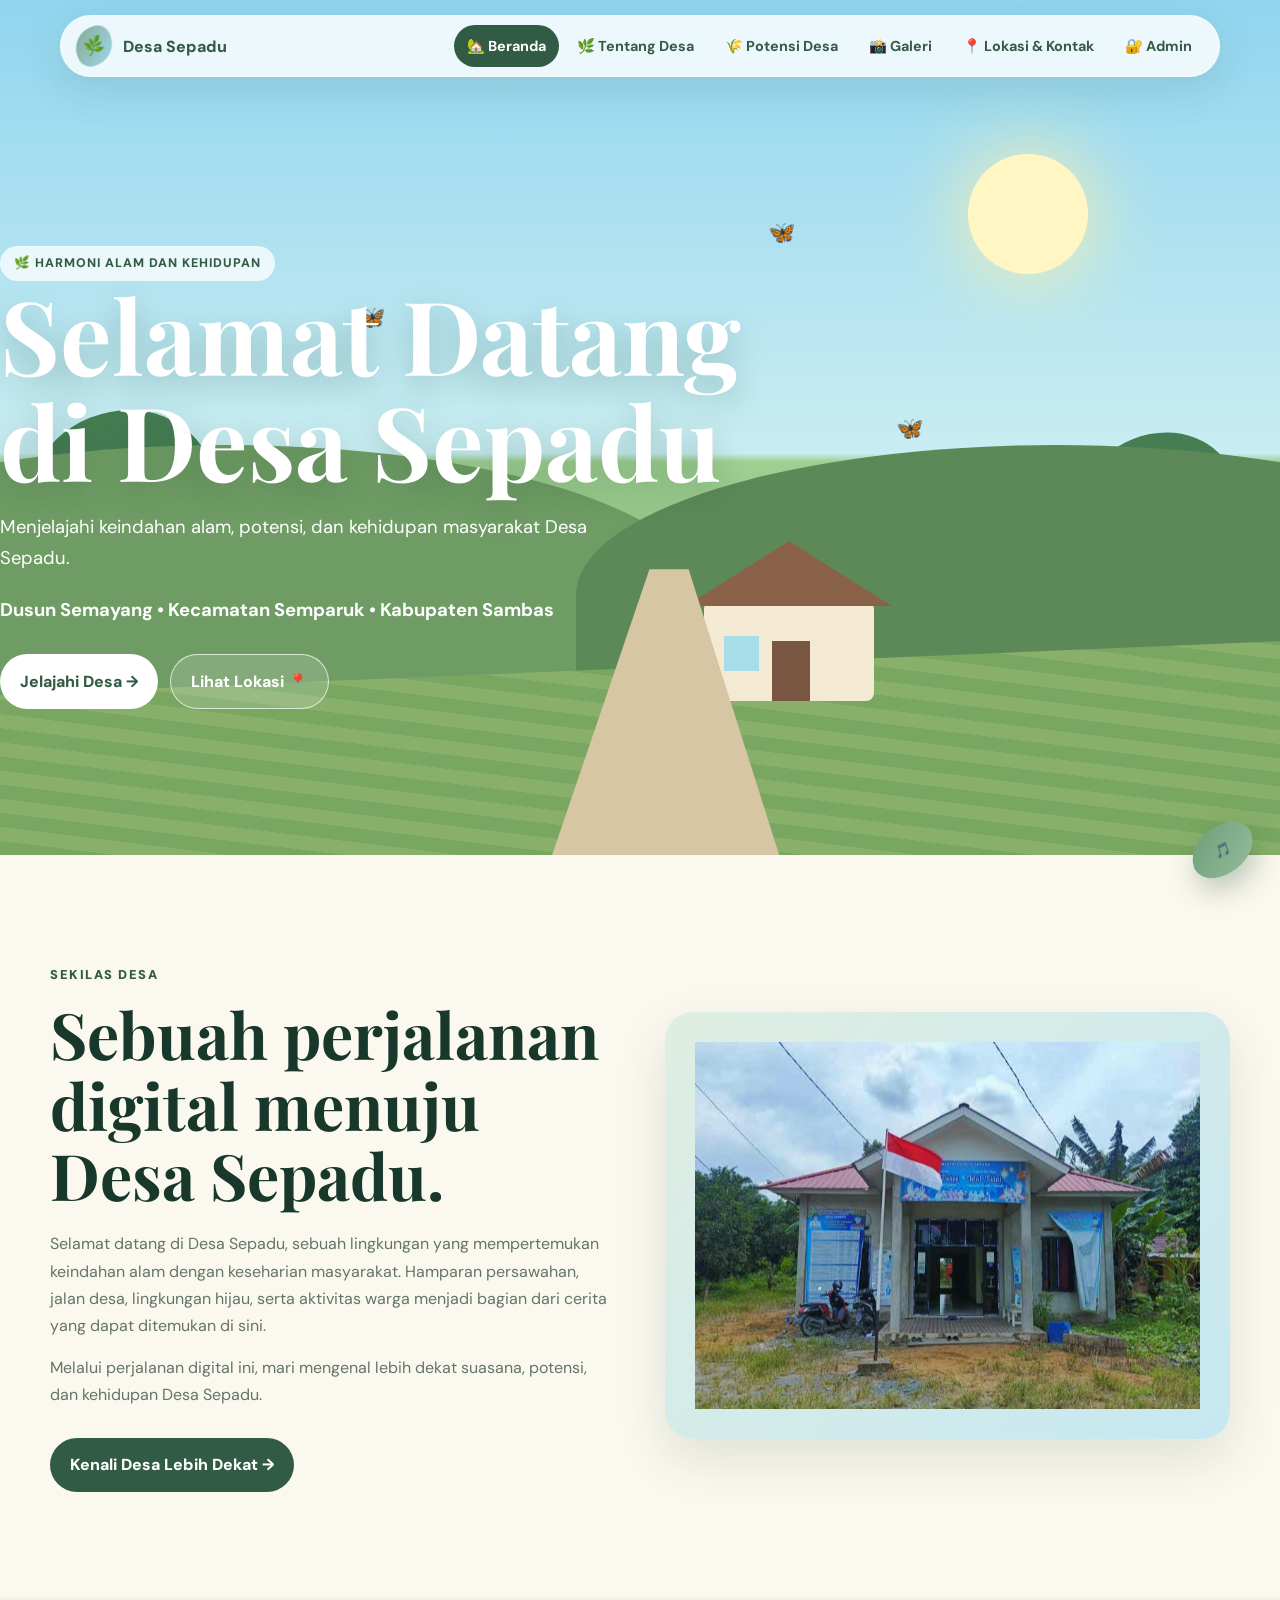
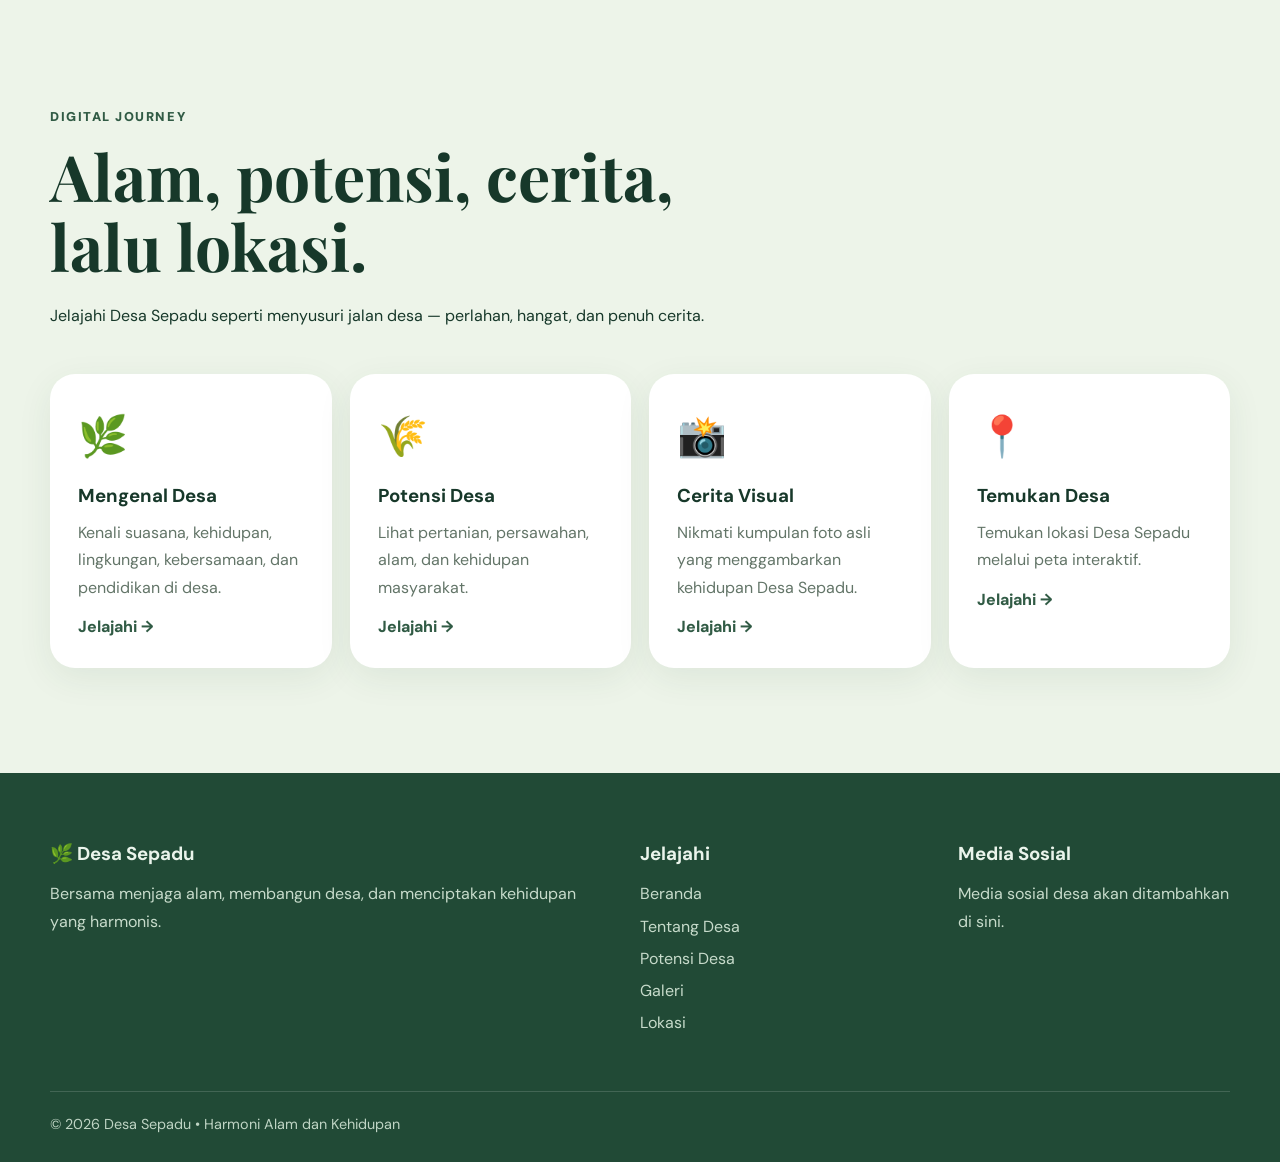
<file: index.html>
<!DOCTYPE html>
<html lang="id">
<head>
    <meta charset="UTF-8">
    <meta name="viewport" content="width=device-width, initial-scale=1.0">
    <title>Desa Sepadu — Harmoni Alam dan Kehidupan</title>
    <link rel="icon" type="image/svg+xml" href="favicon.svg">
    <link rel="stylesheet" href="style.css">
</head>

<body>

<!-- ================= NAVBAR ================= -->
<nav class="navbar">
    <div class="nav-container">

        <a href="index.html" class="logo">
            <span>🌿</span> Desa Sepadu
        </a>

        <button class="menu-btn" onclick="toggleMenu()">☰</button>

        <div class="nav-links" id="navLinks">
            <a href="index.html" class="active">🏡 Beranda</a>
            <a href="tentang.html">🌿 Tentang Desa</a>
            <a href="potensi.html">🌾 Potensi Desa</a>
            <a href="galeri.html">📸 Galeri</a>
            <a href="lokasi.html">📍 Lokasi & Kontak</a>
            <a href="admin.html">🔐 Admin</a>
        </div>

    </div>
</nav>


<!-- ================= HERO ================= -->
<section class="hero">

    <div class="cloud cloud1"></div>
    <div class="cloud cloud2"></div>

    <div class="sun"></div>

    <div class="bird bird1">🐦</div>
    <div class="bird bird2">🐦</div>

    <div class="butterfly butterfly1">🦋</div>
    <div class="butterfly butterfly2">🦋</div>
    <div class="butterfly butterfly3">🦋</div>

    <div class="big-tree tree-left">
        <div class="tree-top"></div>
        <div class="tree-trunk"></div>
    </div>

    <div class="big-tree tree-right">
        <div class="tree-top"></div>
        <div class="tree-trunk"></div>
    </div>

    <div class="hill hill1"></div>
    <div class="hill hill2"></div>

    <div class="field"></div>

    <div class="house">
        <div class="roof"></div>
        <div class="door"></div>
        <div class="window"></div>
    </div>

    <div class="road"></div>

    <div class="hero-content reveal">

        <span class="badge">🌿 HARMONI ALAM DAN KEHIDUPAN</span>

        <h1>Selamat Datang<br>di Desa Sepadu</h1>

        <p>
            Menjelajahi keindahan alam, potensi, dan kehidupan
            masyarakat Desa Sepadu.
        </p>

        <p class="location-text">
            Dusun Semayang • Kecamatan Semparuk • Kabupaten Sambas
        </p>

        <div class="hero-buttons">
            <a href="tentang.html" class="btn primary">
                Jelajahi Desa →
            </a>

            <a href="lokasi.html" class="btn secondary">
                Lihat Lokasi 📍
            </a>
        </div>

    </div>

</section>


<!-- ================= SEKILAS ================= -->
<section class="section">

    <div class="container split">

        <div class="reveal">

            <span class="section-label">SEKILAS DESA</span>

            <h2>
                Sebuah perjalanan digital
                menuju Desa Sepadu.
            </h2>

            <p>
                Selamat datang di Desa Sepadu, sebuah lingkungan
                yang mempertemukan keindahan alam dengan keseharian
                masyarakat. Hamparan persawahan, jalan desa,
                lingkungan hijau, serta aktivitas warga menjadi
                bagian dari cerita yang dapat ditemukan di sini.
            </p>

            <p>
                Melalui perjalanan digital ini, mari mengenal lebih
                dekat suasana, potensi, dan kehidupan Desa Sepadu.
            </p>

            <a href="tentang.html" class="btn green">
                Kenali Desa Lebih Dekat →
            </a>

        </div>

      <div class="image-placeholder reveal">
    <img src="kantor-desa.jpeg"
         alt="Kantor Desa Desa Sepadu">
</div>
    </div>

</section>


<!-- ================= JOURNEY ================= -->
<section class="section soft">

    <div class="container">

        <div class="section-heading reveal">

            <span class="section-label">DIGITAL JOURNEY</span>

            <h2>
                Alam, potensi, cerita,<br>
                lalu lokasi.
            </h2>

            <p>
                Jelajahi Desa Sepadu seperti menyusuri jalan desa —
                perlahan, hangat, dan penuh cerita.
            </p>

        </div>


        <div class="journey-grid">

            <a href="tentang.html" class="journey-card reveal">
                <div class="journey-icon">🌿</div>
                <h3>Mengenal Desa</h3>
                <p>
                    Kenali suasana, kehidupan, lingkungan,
                    kebersamaan, dan pendidikan di desa.
                </p>
                <span>Jelajahi →</span>
            </a>


            <a href="potensi.html" class="journey-card reveal">
                <div class="journey-icon">🌾</div>
                <h3>Potensi Desa</h3>
                <p>
                    Lihat pertanian, persawahan, alam,
                    dan kehidupan masyarakat.
                </p>
                <span>Jelajahi →</span>
            </a>


            <a href="galeri.html" class="journey-card reveal">
                <div class="journey-icon">📸</div>
                <h3>Cerita Visual</h3>
                <p>
                    Nikmati kumpulan foto asli yang
                    menggambarkan kehidupan Desa Sepadu.
                </p>
                <span>Jelajahi →</span>
            </a>


            <a href="lokasi.html" class="journey-card reveal">
                <div class="journey-icon">📍</div>
                <h3>Temukan Desa</h3>
                <p>
                    Temukan lokasi Desa Sepadu melalui
                    peta interaktif.
                </p>
                <span>Jelajahi →</span>
            </a>

        </div>

    </div>

</section>
<!-- ================= FOOTER ================= -->
<footer>

    <div class="footer-container">

        <div>
            <h3>🌿 Desa Sepadu</h3>

            <p>
                Bersama menjaga alam, membangun desa,
                dan menciptakan kehidupan yang harmonis.
            </p>
        </div>

        <div>
            <h3>Jelajahi</h3>

            <a href="index.html">Beranda</a>
            <a href="tentang.html">Tentang Desa</a>
            <a href="potensi.html">Potensi Desa</a>
            <a href="galeri.html">Galeri</a>
            <a href="lokasi.html">Lokasi</a>
        </div>

        <div>
            <h3>Media Sosial</h3>

            <p>
                Media sosial desa akan ditambahkan di sini.
            </p>
        </div>

    </div>

    <div class="copyright">
        © 2026 Desa Sepadu • Harmoni Alam dan Kehidupan
    </div>

</footer>


<!-- ================= MUSIC ================= -->

<audio id="music"
       src="background-musik.mpeg"
       loop>
</audio>

<div class="floating-controls">

    <button id="topBtn" onclick="backToTop()">
        ↑
    </button>

    <button id="musicBtn"
            class="leaf-button"
            onclick="toggleMusic()"
            title="Putar Musik Desa">
        🎵
    </button>

</div>


<script src="script.js"></script>

</body>
</html>
</file>
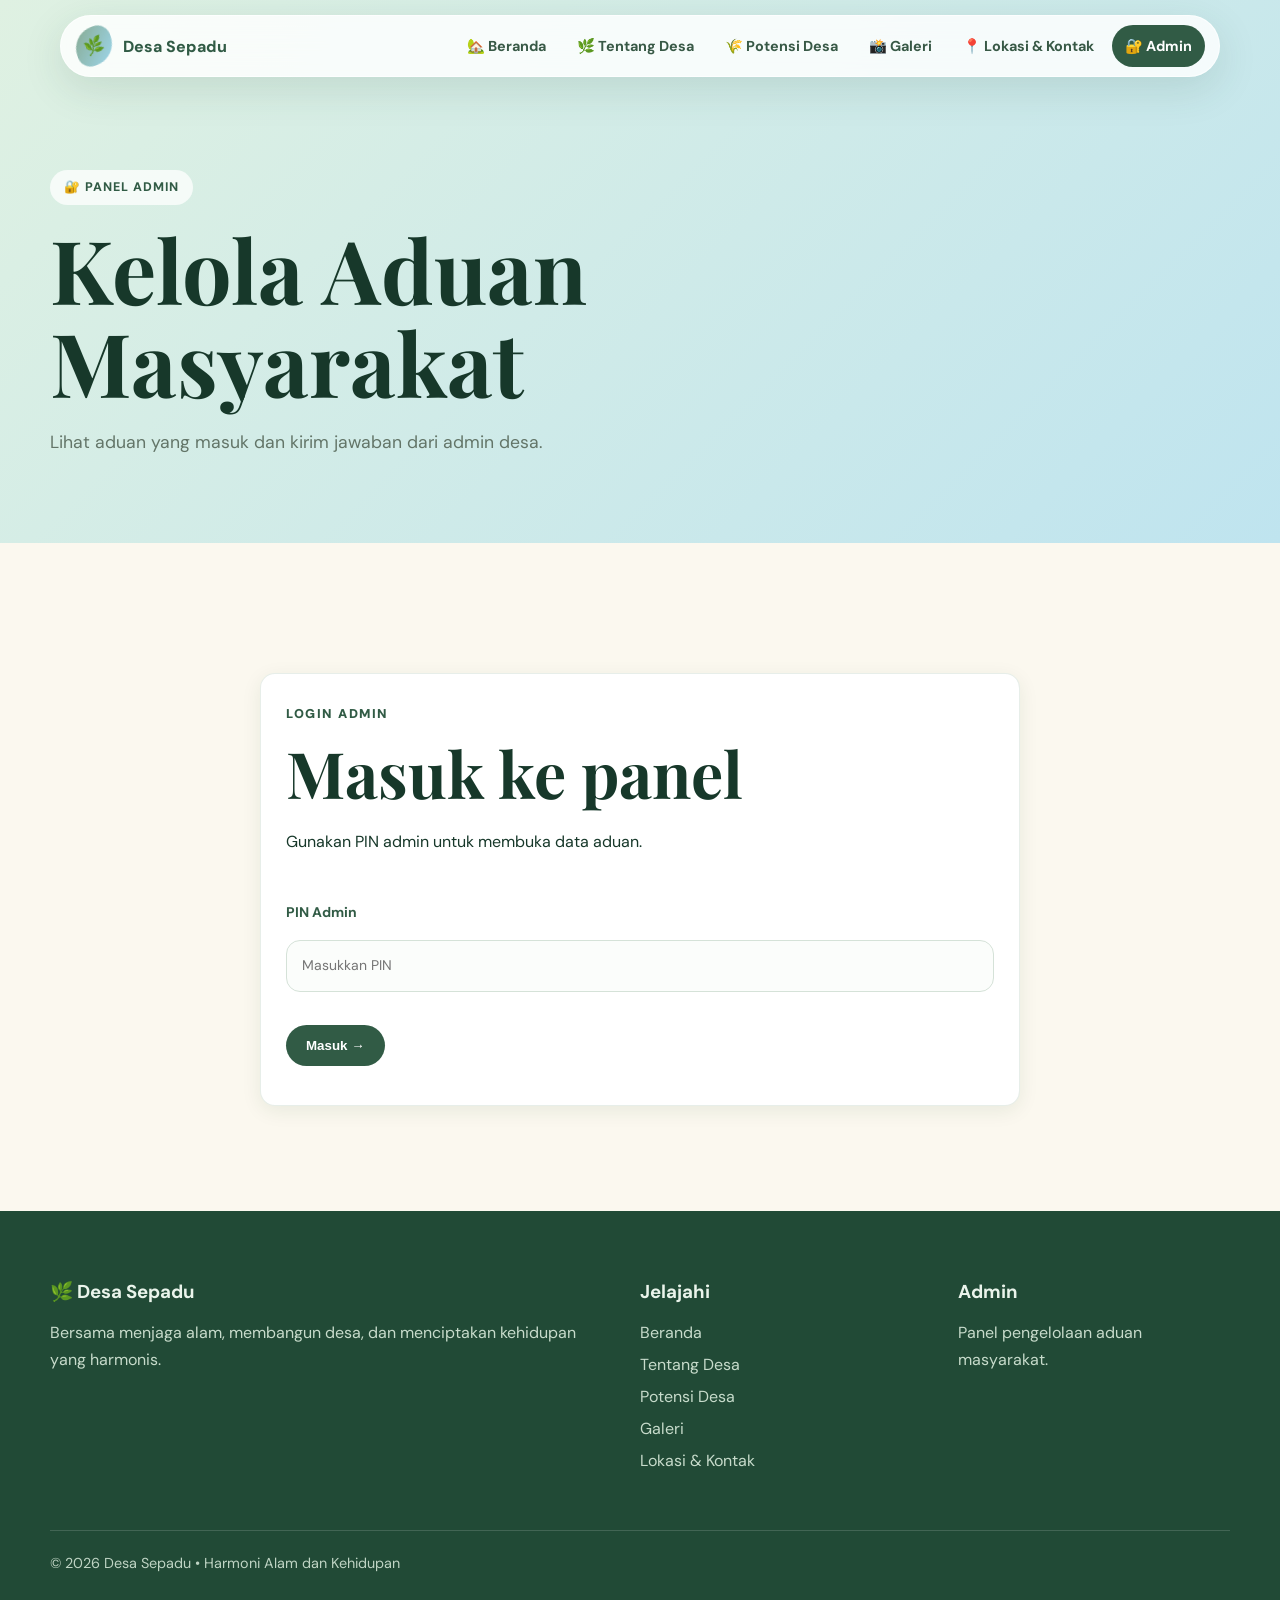
<file: admin.html>
<!DOCTYPE html>
<html lang="id">
<head>
<meta charset="UTF-8">
<meta name="viewport" content="width=device-width, initial-scale=1.0">
<title>Admin Aduan — Desa Sepadu</title>
<link rel="icon" type="image/svg+xml" href="favicon.svg">
<link rel="stylesheet" href="style.css">
</head>
<body>

<nav class="navbar">
  <div class="nav-container">
    <a href="index.html" class="logo">
      <span>🌿</span> Desa Sepadu
    </a>

    <button class="menu-btn" onclick="toggleMenu()">☰</button>

    <div class="nav-links" id="navLinks">
      <a href="index.html">🏡 Beranda</a>
      <a href="tentang.html">🌿 Tentang Desa</a>
      <a href="potensi.html">🌾 Potensi Desa</a>
      <a href="galeri.html">📸 Galeri</a>
      <a href="lokasi.html">📍 Lokasi & Kontak</a>
      <a href="admin.html" class="active">🔐 Admin</a>
    </div>
  </div>
</nav>

<header class="page-header">
  <div class="container reveal">
    <span class="badge">🔐 PANEL ADMIN</span>
    <h1>Kelola Aduan Masyarakat</h1>
    <p>Lihat aduan yang masuk dan kirim jawaban dari admin desa.</p>
  </div>
</header>

<section class="section">
  <div class="container">

    <div id="adminLogin" class="aduan-card admin-login reveal">
      <div class="section-heading">
        <span class="section-label">LOGIN ADMIN</span>
        <h2>Masuk ke panel</h2>
        <p>Gunakan PIN admin untuk membuka data aduan.</p>
      </div>

      <div class="form-group">
        <label for="adminPin">PIN Admin</label>
        <input
          id="adminPin"
          type="password"
          inputmode="numeric"
          placeholder="Masukkan PIN"
        >
      </div>

      <button class="btn green" onclick="loginAdmin()">Masuk →</button>
      <p id="loginMessage"></p>
    </div>

    <div id="adminPanel" style="display:none">

      <div class="admin-toolbar">
        <div>
          <span class="section-label">DAFTAR ADUAN</span>
          <h2>Aduan masuk</h2>
        </div>

        <div style="display:flex; gap:10px; flex-wrap:wrap;">
          <button class="btn green" onclick="loadAdminComplaints()">
            ↻ Muat Ulang
          </button>

          <button class="btn" onclick="logoutAdmin()">
            🚪 Logout
          </button>
        </div>
      </div>

      <div id="adminStatus" class="admin-status"></div>
      <div id="complaintList" class="complaint-list"></div>

    </div>

  </div>
</section>

<footer>
  <div class="footer-container">

    <div>
      <h3>🌿 Desa Sepadu</h3>
      <p>Bersama menjaga alam, membangun desa, dan menciptakan kehidupan yang harmonis.</p>
    </div>

    <div>
      <h3>Jelajahi</h3>
      <a href="index.html">Beranda</a>
      <a href="tentang.html">Tentang Desa</a>
      <a href="potensi.html">Potensi Desa</a>
      <a href="galeri.html">Galeri</a>
      <a href="lokasi.html">Lokasi & Kontak</a>
    </div>

    <div>
      <h3>Admin</h3>
      <p>Panel pengelolaan aduan masyarakat.</p>
    </div>

  </div>

  <div class="copyright">
    © 2026 Desa Sepadu • Harmoni Alam dan Kehidupan
  </div>
</footer>

<div class="floating-controls">
  <button id="topBtn" onclick="backToTop()">↑</button>
</div>

<script src="script.js?v=9"></script>
</body>
</html>
</file>
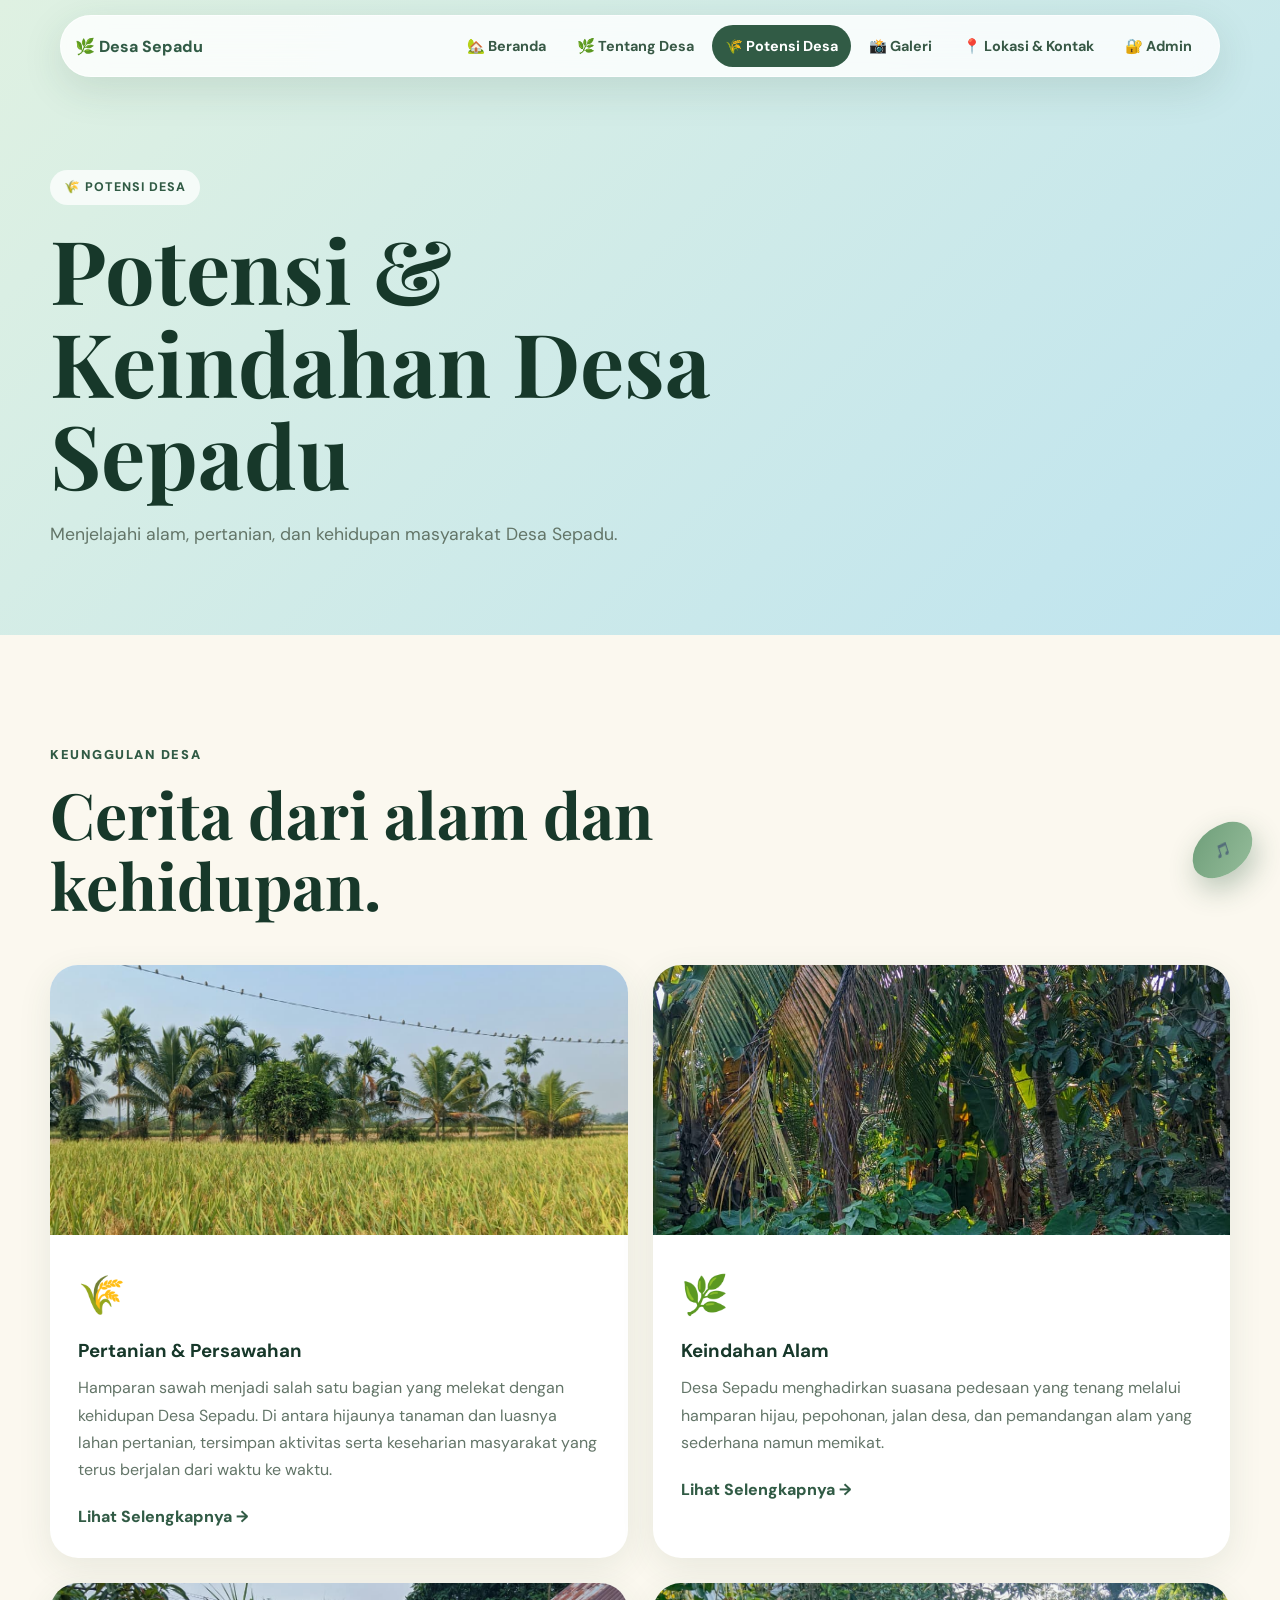
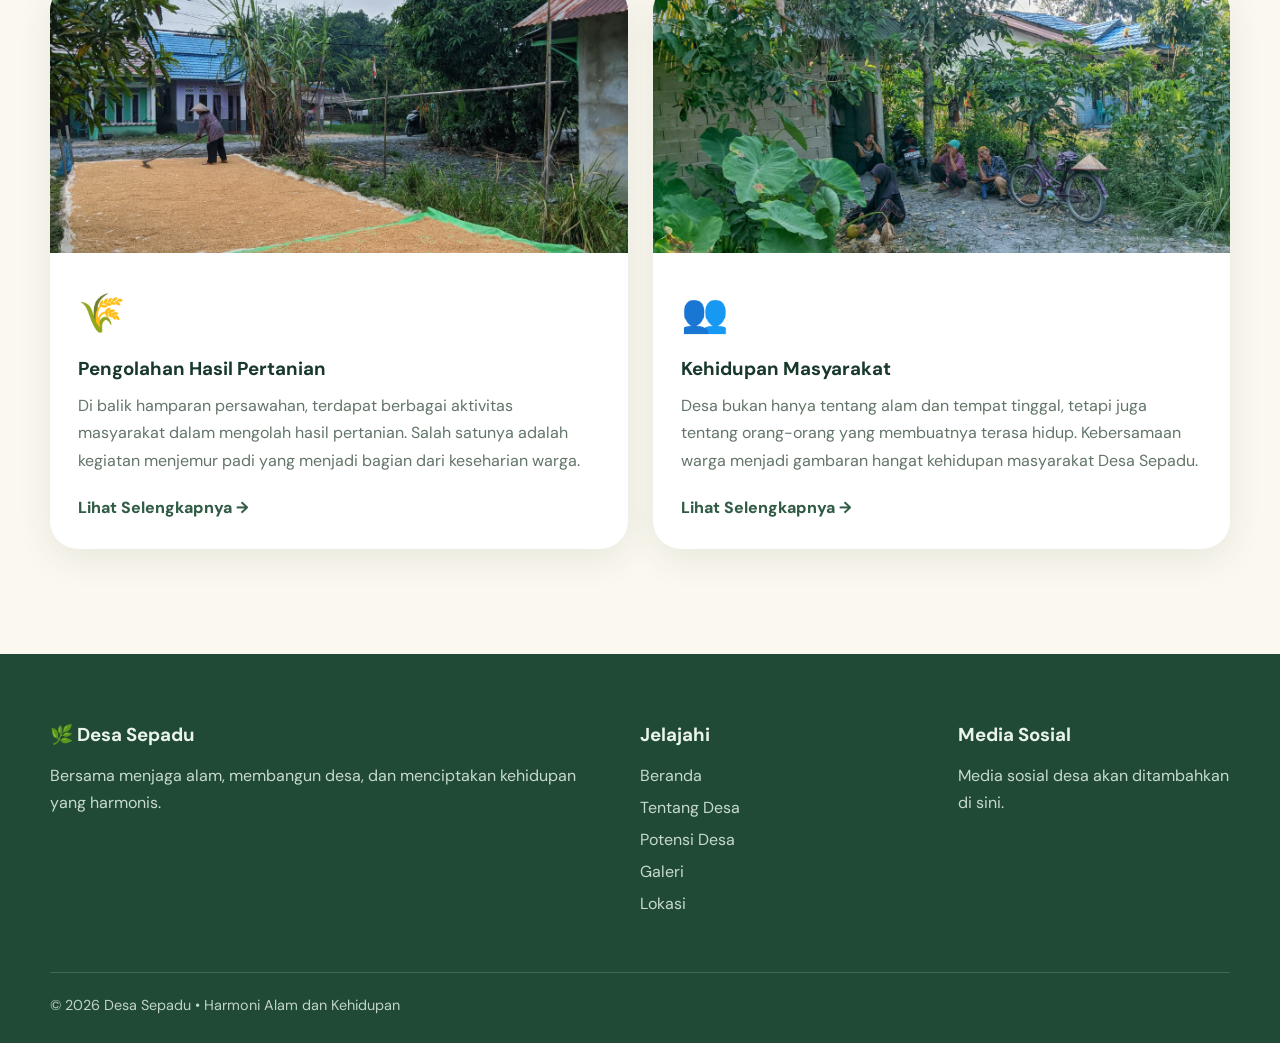
<file: potensi.html>
<!DOCTYPE html>
<html lang="id">

<head>

<meta charset="UTF-8">
<meta name="viewport"
      content="width=device-width, initial-scale=1.0">

<title>Potensi Desa — Desa Sepadu</title>

<link rel="stylesheet" href="style.css">

<link rel="icon" type="image/svg+xml" href="favicon.svg">
</head>

<body>


<nav class="navbar">

<div class="nav-container">

<a href="index.html" class="logo">
🌿 Desa Sepadu
</a>

<button class="menu-btn"
onclick="toggleMenu()">☰</button>

<div class="nav-links" id="navLinks">

<a href="index.html">🏡 Beranda</a>

<a href="tentang.html">
🌿 Tentang Desa
</a>

<a href="potensi.html" class="active">
🌾 Potensi Desa
</a>

<a href="galeri.html">
📸 Galeri
</a>

<a href="lokasi.html">
📍 Lokasi & Kontak
</a>

<a href="admin.html">🔐 Admin</a>

</div>

</div>

</nav>


<header class="page-header">

<div class="container reveal">

<span class="badge">
🌾 POTENSI DESA
</span>

<h1>
Potensi & Keindahan
Desa Sepadu
</h1>

<p>
Menjelajahi alam, pertanian,
dan kehidupan masyarakat Desa Sepadu.
</p>

</div>

</header>


<section class="section">

<div class="container">

<div class="section-heading reveal">

<span class="section-label">
KEUNGGULAN DESA
</span>

<h2>
Cerita dari alam dan kehidupan.
</h2>

</div>


<div class="potential-grid">


<!-- CARD 1 -->

<article class="potential-card reveal">

<div class="potential-image">

<img
src="sawah.jpeg"
alt="Pertanian Desa Sepadu"
onerror="this.style.display='none';this.nextElementSibling.style.display='flex';">

<div class="placeholder-small">
🌾<br>
pertanian.jpg
</div>

</div>

<div class="potential-content">

<div class="feature-icon">
🌾
</div>

<h3>
Pertanian & Persawahan
</h3>

<p>
Hamparan sawah menjadi salah satu bagian yang
melekat dengan kehidupan Desa Sepadu. Di antara
hijaunya tanaman dan luasnya lahan pertanian,
tersimpan aktivitas serta keseharian masyarakat
yang terus berjalan dari waktu ke waktu.
</p>

<a href="galeri.html" class="text-link">
Lihat Selengkapnya →
</a>

</div>

</article>


<!-- CARD 2 -->

<article class="potential-card reveal">

<div class="potential-image">

<img
src="pemandangan-alam.jpeg"
alt="Keindahan Alam Desa Sepadu"
onerror="this.style.display='none';this.nextElementSibling.style.display='flex';">

<div class="placeholder-small">
🌿<br>
alam-desa.jpg
</div>

</div>

<div class="potential-content">

<div class="feature-icon">
🌿
</div>

<h3>
Keindahan Alam
</h3>

<p>
Desa Sepadu menghadirkan suasana pedesaan yang
tenang melalui hamparan hijau, pepohonan, jalan
desa, dan pemandangan alam yang sederhana namun
memikat.
</p>

<a href="galeri.html" class="text-link">
Lihat Selengkapnya →
</a>

</div>

</article>


<!-- CARD 3 -->

<article class="potential-card reveal">

<div class="potential-image">

<img
src="jemur-padi.jpeg"
alt="Warga menjemur padi"
onerror="this.style.display='none';this.nextElementSibling.style.display='flex';">

<div class="placeholder-small">
🌾<br>
jemur-padi.jpg
</div>

</div>

<div class="potential-content">

<div class="feature-icon">
🌾
</div>

<h3>
Pengolahan Hasil Pertanian
</h3>

<p>
Di balik hamparan persawahan, terdapat berbagai
aktivitas masyarakat dalam mengolah hasil pertanian.
Salah satunya adalah kegiatan menjemur padi yang
menjadi bagian dari keseharian warga.
</p>

<a href="galeri.html" class="text-link">
Lihat Selengkapnya →
</a>

</div>

</article>


<!-- CARD 4 -->

<article class="potential-card reveal">

<div class="potential-image">

<img
src="warga-berkumpul.jpeg"
alt="Warga Desa Sepadu berkumpul"
onerror="this.style.display='none';this.nextElementSibling.style.display='flex';">

<div class="placeholder-small">
👥<br>
warga-berkumpul.jpg
</div>

</div>

<div class="potential-content">

<div class="feature-icon">
👥
</div>

<h3>
Kehidupan Masyarakat
</h3>

<p>
Desa bukan hanya tentang alam dan tempat tinggal,
tetapi juga tentang orang-orang yang membuatnya
terasa hidup. Kebersamaan warga menjadi gambaran
hangat kehidupan masyarakat Desa Sepadu.
</p>

<a href="galeri.html" class="text-link">
Lihat Selengkapnya →
</a>

</div>

</article>


</div>

</div>

</section>


<footer>

<div class="footer-container">

<div>

<h3>🌿 Desa Sepadu</h3>

<p>
Bersama menjaga alam, membangun desa,
dan menciptakan kehidupan yang harmonis.
</p>

</div>


<div>

<h3>Jelajahi</h3>

<a href="index.html">Beranda</a>
<a href="tentang.html">Tentang Desa</a>
<a href="potensi.html">Potensi Desa</a>
<a href="galeri.html">Galeri</a>
<a href="lokasi.html">Lokasi</a>

</div>


<div>

<h3>Media Sosial</h3>

<p>
Media sosial desa akan ditambahkan di sini.
</p>

</div>

</div>


<div class="copyright">
© 2026 Desa Sepadu • Harmoni Alam dan Kehidupan
</div>

</footer>


<audio id="music"
src="background-musik.mpeg"
loop></audio>


<div class="floating-controls">

<button id="topBtn"
onclick="backToTop()">↑</button>

<button id="musicBtn"
class="leaf-button"
onclick="toggleMusic()">
🎵
</button>

</div>


<script src="script.js"></script>

</body>
</html>
</file>
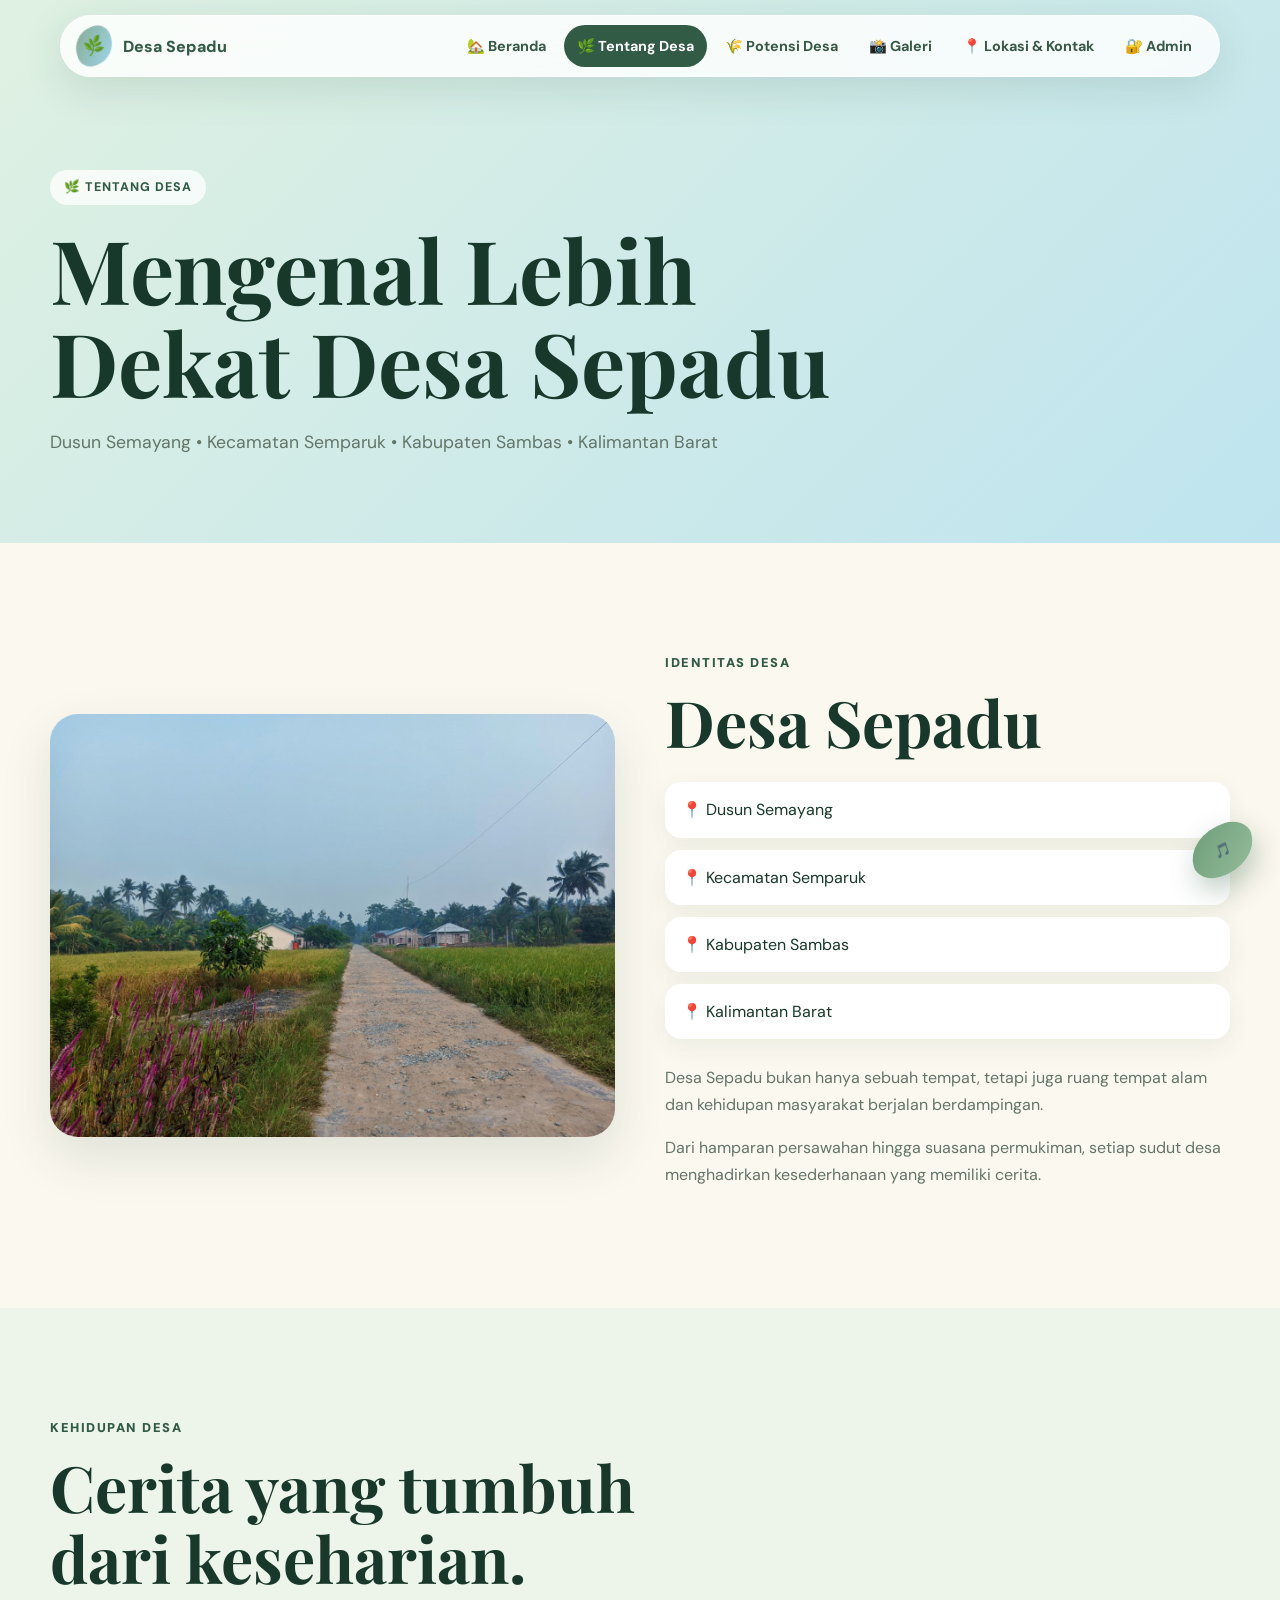
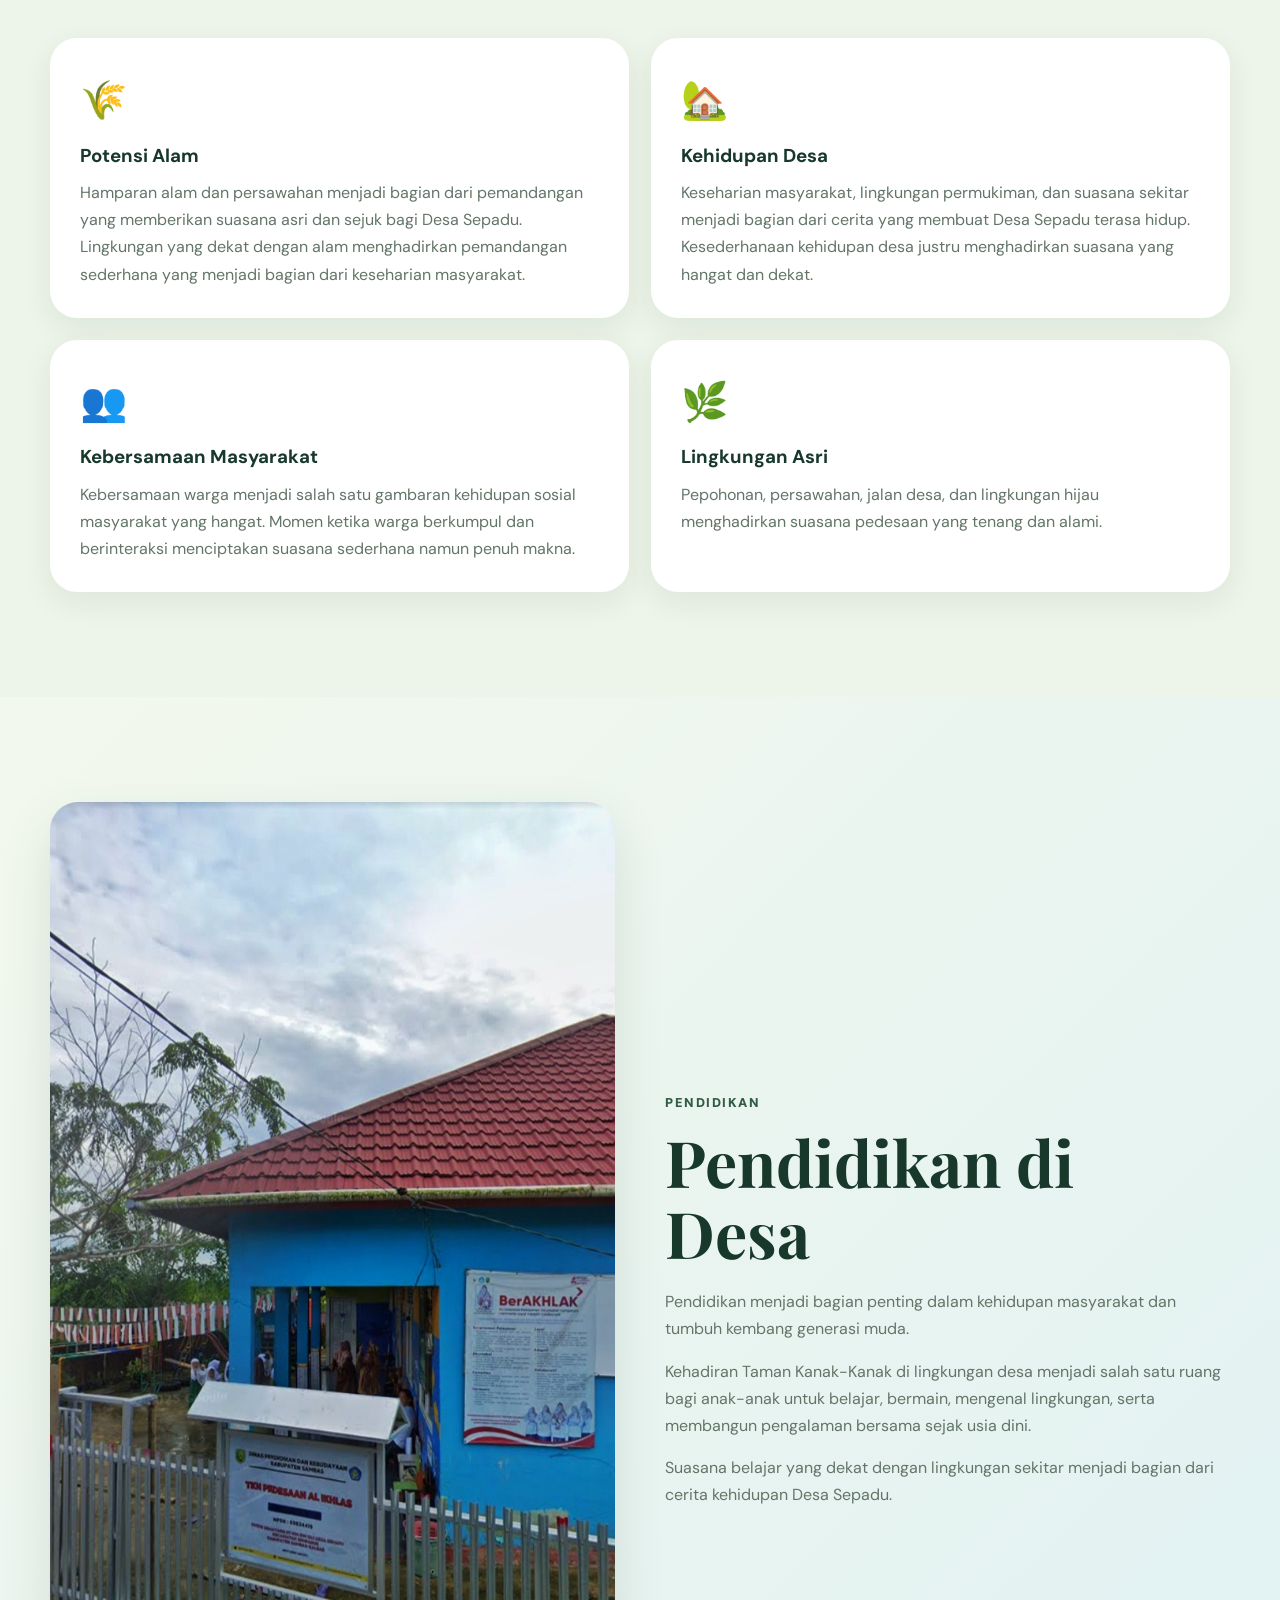
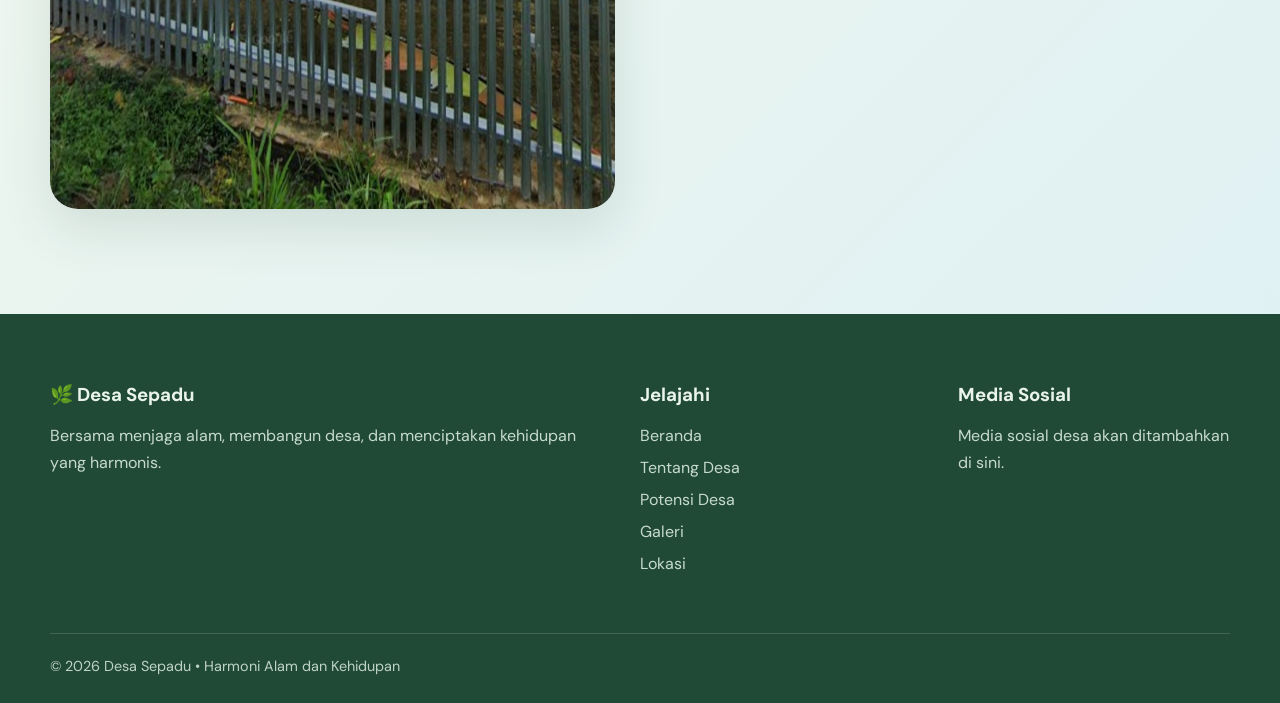
<file: tentang.html>
<!DOCTYPE html>
<html lang="id">
<head>
    <meta charset="UTF-8">
    <meta name="viewport" content="width=device-width, initial-scale=1.0">

    <title>Tentang Desa — Desa Sepadu</title>

    <link rel="stylesheet" href="style.css">
<link rel="icon" type="image/svg+xml" href="favicon.svg">
</head>

<body>

<nav class="navbar">

    <div class="nav-container">

        <a href="index.html" class="logo">
            <span>🌿</span> Desa Sepadu
        </a>

        <button class="menu-btn" onclick="toggleMenu()">☰</button>

        <div class="nav-links" id="navLinks">

            <a href="index.html">🏡 Beranda</a>

            <a href="tentang.html" class="active">
                🌿 Tentang Desa
            </a>

            <a href="potensi.html">
                🌾 Potensi Desa
            </a>

            <a href="galeri.html">
                📸 Galeri
            </a>

            <a href="lokasi.html">
                📍 Lokasi & Kontak
            </a>

        <a href="admin.html">🔐 Admin</a>
</div>

    </div>

</nav>


<header class="page-header">

    <div class="container reveal">

        <span class="badge">🌿 TENTANG DESA</span>

        <h1>
            Mengenal Lebih Dekat
            Desa Sepadu
        </h1>

        <p>
            Dusun Semayang • Kecamatan Semparuk •
            Kabupaten Sambas • Kalimantan Barat
        </p>

    </div>

</header>


<section class="section">

    <div class="container split">

        <div class="real-image reveal">

    <img
        src="jalan-persawahan.jpeg"
        alt="Pemandangan Jalan Persawahan Desa Sepadu"
    >

</div>

        <div class="reveal">

            <span class="section-label">
                IDENTITAS DESA
            </span>

            <h2>Desa Sepadu</h2>

            <div class="info-list">

                <div>📍 Dusun Semayang</div>

                <div>📍 Kecamatan Semparuk</div>

                <div>📍 Kabupaten Sambas</div>

                <div>📍 Kalimantan Barat</div>

            </div>

            <p>
                Desa Sepadu bukan hanya sebuah tempat,
                tetapi juga ruang tempat alam dan kehidupan
                masyarakat berjalan berdampingan.
            </p>

            <p>
                Dari hamparan persawahan hingga suasana
                permukiman, setiap sudut desa menghadirkan
                kesederhanaan yang memiliki cerita.
            </p>

        </div>

    </div>

</section>


<section class="section soft">

    <div class="container">

        <div class="section-heading reveal">

            <span class="section-label">
                KEHIDUPAN DESA
            </span>

            <h2>
                Cerita yang tumbuh
                dari keseharian.
            </h2>

        </div>


        <div class="feature-grid">

            <div class="feature-card reveal">

                <div class="feature-icon">🌾</div>

                <h3>Potensi Alam</h3>

                <p>
                    Hamparan alam dan persawahan menjadi
                    bagian dari pemandangan yang memberikan
                    suasana asri dan sejuk bagi Desa Sepadu.
                    Lingkungan yang dekat dengan alam
                    menghadirkan pemandangan sederhana
                    yang menjadi bagian dari keseharian
                    masyarakat.
                </p>

            </div>


            <div class="feature-card reveal">

                <div class="feature-icon">🏡</div>

                <h3>Kehidupan Desa</h3>

                <p>
                    Keseharian masyarakat, lingkungan
                    permukiman, dan suasana sekitar menjadi
                    bagian dari cerita yang membuat Desa
                    Sepadu terasa hidup. Kesederhanaan
                    kehidupan desa justru menghadirkan
                    suasana yang hangat dan dekat.
                </p>

            </div>


            <div class="feature-card reveal">

                <div class="feature-icon">👥</div>

                <h3>Kebersamaan Masyarakat</h3>

                <p>
                    Kebersamaan warga menjadi salah satu
                    gambaran kehidupan sosial masyarakat
                    yang hangat. Momen ketika warga
                    berkumpul dan berinteraksi menciptakan
                    suasana sederhana namun penuh makna.
                </p>

            </div>


            <div class="feature-card reveal">

                <div class="feature-icon">🌿</div>

                <h3>Lingkungan Asri</h3>

                <p>
                    Pepohonan, persawahan, jalan desa,
                    dan lingkungan hijau menghadirkan
                    suasana pedesaan yang tenang dan alami.
                </p>

            </div>

        </div>

    </div>

</section>


<section class="section education">

    <div class="container split">

        <div class="real-image reveal">

            <img
                src="tk-desa.jpeg"
                alt="Taman Kanak-Kanak di Desa Sepadu"
                onerror="this.style.display='none'; document.getElementById('tkPlaceholder').style.display='flex';"
            >

            <div id="tkPlaceholder"
                 class="image-placeholder"
                 style="display:none">

                <span>🏫</span>

                <p>
                    Tambahkan foto TK:
                    <b>tk-desa.jpg</b>
                </p>

            </div>

        </div>


        <div class="reveal">

            <span class="section-label">
                PENDIDIKAN
            </span>

            <h2>
                Pendidikan di Desa
            </h2>

            <p>
                Pendidikan menjadi bagian penting dalam
                kehidupan masyarakat dan tumbuh kembang
                generasi muda.
            </p>

            <p>
                Kehadiran Taman Kanak-Kanak di lingkungan
                desa menjadi salah satu ruang bagi anak-anak
                untuk belajar, bermain, mengenal lingkungan,
                serta membangun pengalaman bersama sejak
                usia dini.
            </p>

            <p>
                Suasana belajar yang dekat dengan lingkungan
                sekitar menjadi bagian dari cerita kehidupan
                Desa Sepadu.
            </p>

        </div>

    </div>

</section>


<footer>

    <div class="footer-container">

        <div>
            <h3>🌿 Desa Sepadu</h3>
            <p>
                Bersama menjaga alam, membangun desa,
                dan menciptakan kehidupan yang harmonis.
            </p>
        </div>

        <div>
            <h3>Jelajahi</h3>
            <a href="index.html">Beranda</a>
            <a href="tentang.html">Tentang Desa</a>
            <a href="potensi.html">Potensi Desa</a>
            <a href="galeri.html">Galeri</a>
            <a href="lokasi.html">Lokasi</a>
        </div>

        <div>
            <h3>Media Sosial</h3>
            <p>
                Media sosial desa akan ditambahkan di sini.
            </p>
        </div>

    </div>

    <div class="copyright">
        © 2026 Desa Sepadu • Harmoni Alam dan Kehidupan
    </div>

</footer>


<audio id="music"
       src="background-musik.mpeg"
       loop></audio>

<div class="floating-controls">

    <button id="topBtn" onclick="backToTop()">↑</button>

    <button id="musicBtn"
            class="leaf-button"
            onclick="toggleMusic()">
        🎵
    </button>

</div>


<script src="script.js"></script>

</body>
</html>
</file>
<file: style.css>
@import url('https://fonts.googleapis.com/css2?family=DM+Sans:wght@400;500;600;700&family=Playfair+Display:wght@600;700;800&display=swap');


:root {

    --sage: #86a98f;
    --sage-dark: #315b45;
    --sage-light: #dfeee2;

    --sky: #9ed8ef;

    --cream: #fbf8ef;

    --white: #ffffff;

    --dark: #17382a;

    --muted: #637568;

    --shadow:
        0 20px 50px rgba(37, 75, 52, .13);

}


* {
    box-sizing: border-box;
    margin: 0;
    padding: 0;
}


html {
    scroll-behavior: smooth;
}


body {

    font-family:
        "DM Sans",
        sans-serif;

    background: var(--cream);

    color: var(--dark);

    line-height: 1.7;

    overflow-x: hidden;

}


a {
    text-decoration: none;

    color: inherit;
}


img {
    width: 100%;

    display: block;

}


.container {

    width:
        min(1180px, calc(100% - 40px));

    margin: auto;

}


/* ================= NAVBAR ================= */

.navbar {

    position: fixed;

    top: 15px;

    left: 50%;

    transform:
        translateX(-50%);

    z-index: 100;

    width:
        min(1160px, calc(100% - 28px));

    background:
        rgba(255,255,255,.82);

    backdrop-filter:
        blur(20px);

    border:
        1px solid rgba(255,255,255,.7);

    border-radius: 50px;

    box-shadow:
        0 12px 40px rgba(35,75,53,.13);

}


.nav-container {

    padding: 9px 14px;

    display: flex;

    align-items: center;

    justify-content: space-between;

}


.logo {

    display: flex;

    align-items: center;

    gap: 10px;

    font-weight: 800;

    color: var(--sage-dark);

}


.logo span {

    width: 38px;

    height: 38px;

    display: grid;

    place-items: center;

    background:
        linear-gradient(
            135deg,
            var(--sage),
            var(--sky)
        );

    border-radius:
        60% 35% 60% 35%;

    transform:
        rotate(-20deg);

}


.nav-links {

    display: flex;

    gap: 5px;

}


.nav-links a {

    padding:
        9px 13px;

    border-radius: 30px;

    font-size: .9rem;

    font-weight: 700;

    color: #385946;

    transition: .3s;

}


.nav-links a:hover,
.nav-links a.active {

    background:
        var(--sage-dark);

    color: white;

}


.menu-btn {

    display: none;

    border: none;

    background: none;

    font-size: 25px;

    color:
        var(--sage-dark);

}


/* ================= HERO ================= */

.hero {

    min-height: 95vh;

    position: relative;

    overflow: hidden;

    display: flex;

    align-items: center;

    background:
        linear-gradient(
            #91d5ef 0%,
            #c9edf2 53%,
            #9fcf91 54%,
            #64925d 100%
        );

}


.hero-content {

    position: relative;

    z-index: 20;

    padding-top: 100px;

}


.hero h1 {

    font-family:
        "Playfair Display",
        serif;

    color: white;

    font-size:
        clamp(3rem, 8vw, 6.5rem);

    line-height: 1.03;

    max-width: 850px;

    text-shadow:
        0 10px 30px rgba(27,70,46,.25);

}


.hero p {

    color: white;

    max-width: 650px;

    font-size: 1.15rem;

    margin-top: 20px;

}


.location-text {

    font-weight: 700;

}


.badge {

    display: inline-block;

    padding: 7px 14px;

    border-radius: 30px;

    background:
        rgba(255,255,255,.75);

    color:
        var(--sage-dark);

    font-weight: 800;

    font-size: .78rem;

    letter-spacing: .08em;

}


.hero-buttons {

    display: flex;

    flex-wrap: wrap;

    gap: 12px;

    margin-top: 28px;

}


.btn {

    display: inline-flex;

    align-items: center;

    justify-content: center;

    padding:
        13px 20px;

    border-radius: 50px;

    font-weight: 800;

    transition: .3s;

}


.btn:hover {

    transform:
        translateY(-4px);

}


.btn.primary {

    background: white;

    color: var(--sage-dark);

}


.btn.secondary {

    color: white;

    border:
        1px solid rgba(255,255,255,.7);

    background:
        rgba(255,255,255,.15);

}


.btn.green {

    background:
        var(--sage-dark);

    color: white;

    margin-top: 15px;

}


/* ================= LANDSCAPE ================= */

.sun {

    position: absolute;

    width: 120px;

    height: 120px;

    border-radius: 50%;

    background: #fff6c4;

    right: 15%;

    top: 18%;

    box-shadow:
        0 0 80px #fff1a7;

}


.cloud {

    position: absolute;

    width: 190px;

    height: 55px;

    background:
        rgba(255,255,255,.75);

    border-radius: 50px;

    animation:
        cloudMove 40s linear infinite;

}


.cloud::before,
.cloud::after {

    content: "";

    position: absolute;

    background: inherit;

    border-radius: 50%;

}


.cloud::before {

    width: 90px;

    height: 90px;

    left: 25px;

    top: -40px;

}


.cloud::after {

    width: 100px;

    height: 100px;

    right: 20px;

    top: -50px;

}


.cloud1 {

    top: 20%;

    left: -220px;

}


.cloud2 {

    top: 34%;

    left: -400px;

    transform: scale(.7);

    animation-duration: 55s;

}


@keyframes cloudMove {

    to {

        left: 110%;

    }

}


.hill {

    position: absolute;

    bottom: 13%;

    width: 75%;

    height: 35%;

    border-radius:
        50% 50% 0 0;

    background:
        #6f9c64;

}


.hill1 {

    left: -20%;

}


.hill2 {

    right: -20%;

    background:
        #5d8958;

}


.field {

    position: absolute;

    bottom: 0;

    width: 100%;

    height: 25%;

    background:
        repeating-linear-gradient(
            7deg,
            #79a761 0 14px,
            #88b06b 14px 28px
        );

    clip-path:
        polygon(
            0 25%,
            100% 0,
            100% 100%,
            0 100%
        );

}


.road {

    position: absolute;

    bottom: -5px;

    left: 43%;

    width: 18%;

    height: 34%;

    background:
        #d7c6a3;

    clip-path:
        polygon(
            43% 0,
            60% 0,
            100% 100%,
            0 100%
        );

}


/* ================= TREE ================= */

.big-tree {

    position: absolute;

    bottom: 17%;

    width: 190px;

    height: 300px;

}


.tree-left {

    left: 2%;

}


.tree-right {

    right: 2%;

    transform: scale(.85);

}


.tree-top {

    position: absolute;

    top: 0;

    width: 190px;

    height: 180px;

    background:
        #467d52;

    border-radius:
        55% 45% 50% 45%;

    animation:
        treeMove 5s ease-in-out infinite;

}


.tree-top::before {

    content: "";

    position: absolute;

    width: 120px;

    height: 120px;

    background: #578d5c;

    border-radius: 50%;

    left: -35px;

    top: 60px;

}


.tree-top::after {

    content: "";

    position: absolute;

    width: 130px;

    height: 130px;

    background: #528858;

    border-radius: 50%;

    right: -30px;

    top: 45px;

}


.tree-trunk {

    position: absolute;

    width: 27px;

    height: 150px;

    background: #654e34;

    left: 47%;

    bottom: 0;

    border-radius: 20px;

}


@keyframes treeMove {

    0%,100% {
        transform: rotate(-1deg);
    }

    50% {
        transform: rotate(2deg);
    }

}


/* ================= HOUSE ================= */

.house {

    position: absolute;

    left: 55%;

    bottom: 18%;

    width: 170px;

    height: 100px;

    background: #f4ead3;

    border-radius: 8px;

}


.roof {

    position: absolute;

    left: -18px;

    top: -60px;

    border-left:
        103px solid transparent;

    border-right:
        103px solid transparent;

    border-bottom:
        65px solid #8a6249;

}


.door {

    position: absolute;

    bottom: 0;

    left: 68px;

    width: 38px;

    height: 60px;

    background: #785642;

}


.window {

    position: absolute;

    left: 20px;

    bottom: 30px;

    width: 35px;

    height: 35px;

    background: #a7dce9;

}


/* ================= ANIMALS ================= */

.bird {

    position: absolute;

    left: -50px;

    font-size: 25px;

    animation:
        birdMove 24s linear infinite;

}


.bird1 {

    top: 18%;

}


.bird2 {

    top: 29%;

    animation-delay: -10s;

}


@keyframes birdMove {

    to {

        left: 110%;

        transform:
            translateY(80px);

    }

}


.butterfly {

    position: absolute;

    font-size: 22px;

    animation:
        butterflyMove 12s ease-in-out infinite;

}


.butterfly1 {

    left: 28%;

    top: 35%;

}


.butterfly2 {

    left: 70%;

    top: 48%;

    animation-delay: -4s;

}


.butterfly3 {

    left: 60%;

    top: 25%;

    animation-delay: -8s;

}


@keyframes butterflyMove {

    0%,100% {
        transform:
            translate(0,0);
    }

    35% {
        transform:
            translate(50px,-35px);
    }

    70% {
        transform:
            translate(20px,40px);
    }

}


/* ================= SECTION ================= */

.section {

    padding:
        105px 0;

}


.section.soft {

    background:
        #edf4e9;

}


.section-heading {

    max-width: 700px;

    margin-bottom: 45px;

}


.section-label {

    color:
        var(--sage-dark);

    font-weight: 900;

    font-size: .8rem;

    letter-spacing: .12em;

}


h2 {

    font-family:
        "Playfair Display",
        serif;

    font-size:
        clamp(2.2rem,5vw,4rem);

    line-height: 1.1;

    margin:
        12px 0 20px;

}


h3 {

    line-height: 1.2;

}


.split {

    display: grid;

    grid-template-columns:
        1fr 1fr;

    gap: 50px;

    align-items: center;

}


.split p {

    color:
        var(--muted);

    margin-bottom: 15px;

}


/* ================= PLACEHOLDER ================= */

.image-placeholder {

    min-height: 370px;

    border-radius: 28px;

    background:
        linear-gradient(
            135deg,
            #dfeee2,
            #c6e8f1
        );

    display: flex;

    flex-direction: column;

    align-items: center;

    justify-content: center;

    text-align: center;

    padding: 30px;

    box-shadow:
        var(--shadow);

}


.image-placeholder span {

    font-size: 60px;

    margin-bottom: 10px;

}


.image-placeholder p {

    color:
        var(--muted);

}


/* ================= JOURNEY ================= */

.journey-grid {

    display: grid;

    grid-template-columns:
        repeat(4,1fr);

    gap: 18px;

}


.journey-card {

    background:
        white;

    padding: 28px;

    border-radius: 25px;

    box-shadow:
        0 10px 35px rgba(39,74,52,.08);

    transition: .35s;

}


.journey-card:hover {

    transform:
        translateY(-10px);

    box-shadow:
        var(--shadow);

}


.journey-icon {

    font-size: 40px;

    margin-bottom: 15px;

}


.journey-card p {

    color:
        var(--muted);

    margin:
        12px 0;

}


.journey-card span {

    color:
        var(--sage-dark);

    font-weight: 800;

}


/* ================= PAGE HEADER ================= */

.page-header {

    padding:
        170px 0 85px;

    background:
        linear-gradient(
            135deg,
            #dff1e2,
            #bfe4ef
        );

}


.page-header h1 {

    font-family:
        "Playfair Display",
        serif;

    font-size:
        clamp(3rem,7vw,5.5rem);

    line-height: 1.05;

    max-width: 850px;

    margin-top: 18px;

}


.page-header p {

    color:
        var(--muted);

    margin-top: 20px;

    font-size: 1.1rem;

}


/* ================= INFO ================= */

.info-list {

    display: grid;

    gap: 12px;

    margin:
        25px 0;

}


.info-list div {

    background:
        white;

    padding:
        14px 17px;

    border-radius:
        16px;

    box-shadow:
        0 8px 25px rgba(40,80,55,.07);

}


/* ================= FEATURES ================= */

.feature-grid {

    display: grid;

    grid-template-columns:
        repeat(2,1fr);

    gap: 22px;

}


.feature-card {

    background:
        white;

    padding:
        30px;

    border-radius:
        27px;

    box-shadow:
        0 10px 30px rgba(40,80,55,.08);

    transition:
        .3s;

}


.feature-card:hover {

    transform:
        translateY(-6px);

}


.feature-icon {

    font-size: 38px;

    margin-bottom: 12px;

}


.feature-card p {

    color:
        var(--muted);

    margin-top: 12px;

}


/* ================= EDUCATION ================= */

.education {

    background:
        linear-gradient(
            135deg,
            #f3f8ed,
            #e0f1f3
        );

}


.real-image {

    border-radius:
        28px;

    overflow:
        hidden;

    box-shadow:
        var(--shadow);

}


.real-image img {

    width: 100%;

    min-height: 370px;

    object-fit: cover;

}


/* ================= POTENTIAL ================= */

.potential-grid {

    display: grid;

    grid-template-columns:
        repeat(2,1fr);

    gap: 25px;

}


.potential-card {

    background:
        white;

    border-radius:
        28px;

    overflow:
        hidden;

    box-shadow:
        0 10px 35px rgba(39,74,52,.09);

    transition:
        .35s;

}


.potential-card:hover {

    transform:
        translateY(-8px);

    box-shadow:
        var(--shadow);

}


.potential-image {

    height: 270px;

    overflow:
        hidden;

}


.potential-image img {

    width: 100%;

    height: 100%;

    object-fit: cover;

    transition:
        .6s;

}


.potential-card:hover
.potential-image img {

    transform:
        scale(1.07);

}


.placeholder-small {

    width: 100%;

    height: 100%;

    display: flex;

    align-items: center;

    justify-content: center;

    flex-direction: column;

    text-align: center;

    background:
        linear-gradient(
            135deg,
            #dfeee2,
            #c7e8f2
        );

    color:
        var(--sage-dark);

    font-weight: 800;

}


.potential-content {

    padding: 28px;

}


.potential-content p {

    color:
        var(--muted);

    margin:
        12px 0 20px;

}


.text-link {

    color:
        var(--sage-dark);

    font-weight:
        800;

}


/* ================= GALLERY ================= */

.gallery {

    columns:
        3 280px;

    column-gap:
        18px;

}


.gallery-item {

    break-inside:
        avoid;

    position:
        relative;

    overflow:
        hidden;

    border-radius:
        22px;

    margin-bottom:
        18px;

    background:
        #dfeee2;

    cursor:
        pointer;

}


.gallery-item img {

    width:
        100%;

    transition:
        .5s;

}


.gallery-item:hover img {

    transform:
        scale(1.06);

}


.gallery-placeholder {

    min-height:
        230px;

    display:
        none;

    align-items:
        center;

    justify-content:
        center;

    flex-direction:
        column;

    text-align:
        center;

    padding:
        25px;

    background:
        linear-gradient(
            135deg,
            #dfeee2,
            #c9e7f1
        );

    color:
        var(--sage-dark);

    font-weight:
        800;

}


.gallery-caption {

    position:
        absolute;

    left:
        0;

    right:
        0;

    bottom:
        0;

    padding:
        45px 18px 16px;

    color:
        white;

    font-weight:
        800;

    background:
        linear-gradient(
            transparent,
            rgba(15,45,29,.85)
        );

}


/* ================= LIGHTBOX ================= */

.lightbox {

    position:
        fixed;

    inset:
        0;

    z-index:
        200;

    background:
        rgba(10,25,17,.9);

    display:
        flex;

    align-items:
        center;

    justify-content:
        center;

    padding:
        25px;

    opacity:
        0;

    visibility:
        hidden;

    transition:
        .3s;

}


.lightbox.open {

    opacity:
        1;

    visibility:
        visible;

}


.lightbox img {

    max-width:
        90vw;

    max-height:
        85vh;

    width:
        auto;

    border-radius:
        18px;

}


.lightbox-close {

    position:
        absolute;

    right:
        25px;

    top:
        25px;

    width:
        45px;

    height:
        45px;

    border:
        none;

    border-radius:
        50%;

    background:
        white;

    font-size:
        28px;

    cursor:
        pointer;

}


/* ================= MAP ================= */

.contact-layout {

    display:
        grid;

    grid-template-columns:
        1.3fr 1fr;

    gap:
        30px;

}



.map-container {
    border-radius: 28px;
    overflow: hidden;
    box-shadow: var(--shadow);
    height: 520px;
}

#map {
    width: 100%;
    height: 100%;
}

.contact-card {

    background:
        white;

    padding:
        30px;

    border-radius:
        28px;

    box-shadow:
        var(--shadow);

}


.contact-item {

    display:
        flex;

    gap:
        15px;

    padding:
        17px 0;

    border-bottom:
        1px solid #e8eee8;

}


.contact-item > span {

    font-size:
        25px;

}


.contact-item p {

    color:
        var(--muted);

    margin-top:
        5px;

}


/* ================= FOOTER ================= */

footer {

    background:
        #214a36;

    color:
        #eaf4eb;

    padding:
        70px 0 25px;

}


.footer-container {

    width:
        min(1180px, calc(100% - 40px));

    margin:
        auto;

    display:
        grid;

    grid-template-columns:
        2fr 1fr 1fr;

    gap:
        45px;

}


.footer-container h3 {

    margin-bottom:
        15px;

}


.footer-container p {

    color:
        #c7dbcb;

}


.footer-container a {

    display:
        block;

    color:
        #c7dbcb;

    margin:
        5px 0;

}


.footer-container a:hover {

    color:
        white;

}


.copyright {

    width:
        min(1180px, calc(100% - 40px));

    margin:
        50px auto 0;

    padding-top:
        20px;

    border-top:
        1px solid rgba(255,255,255,.15);

    color:
        #bfd4c4;

    font-size:
        .9rem;

}


/* ================= FLOATING BUTTON ================= */

.floating-controls {

    position:
        fixed;

    right:
        25px;

    bottom:
        25px;

    z-index:
        150;

    display:
        flex;

    flex-direction:
        column;

    gap:
        12px;

    align-items:
        center;

}


#topBtn {

    width:
        46px;

    height:
        46px;

    border:
        none;

    border-radius:
        50%;

    background:
        white;

    color:
        var(--sage-dark);

    box-shadow:
        0 10px 25px rgba(30,70,48,.2);

    cursor:
        pointer;

    opacity:
        0;

    pointer-events:
        none;

    transition:
        .3s;

}


#topBtn.show {

    opacity:
        1;

    pointer-events:
        auto;

}


.leaf-button {

    width:
        65px;

    height:
        50px;

    border:
        none;

    color:
        white;

    cursor:
        pointer;

    background:
        linear-gradient(
            135deg,
            #6d9d78,
            #96bd9b
        );

    border-radius:
        65% 35% 65% 35%;

    transform:
        rotate(-18deg);

    box-shadow:
        0 12px 28px rgba(37,84,54,.3);

    transition:
        .3s;

}


.leaf-button:hover {

    transform:
        rotate(-25deg)
        scale(1.08);

}


/* ================= REVEAL ================= */

.reveal {

    opacity:1;
    transform:
        translateY(0);
    transition:
        .8s ease;

}


.reveal.show {

    opacity:
        1;

    transform:
        translateY(0);

}


/* ================= MOBILE ================= */

@media(max-width:900px) {

    .menu-btn {

        display:
            block;

    }


    .nav-links {

        display:
            none;

        position:
            absolute;

        top:
            65px;

        left:
            0;

        right:
            0;

        flex-direction:
            column;

        background:
            rgba(255,255,255,.97);

        padding:
            12px;

        border-radius:
            25px;

        box-shadow:
            var(--shadow);

    }


    .nav-links.open {

        display:
            flex;

    }


    .nav-links a {

        width:
            100%;

        text-align:
            center;

    }


    .split,
    .contact-layout {

        grid-template-columns:
            1fr;

    }


    .journey-grid {

        grid-template-columns:
            repeat(2,1fr);

    }


    .potential-grid {

        grid-template-columns:
            1fr;

    }


    .footer-container {

        grid-template-columns:
            1fr 1fr;

    }

}


@media(max-width:600px) {

    .container {

        width:
            calc(100% - 28px);

    }


    .navbar {

        top:
            10px;

    }


    .hero {

        min-height:
            90vh;

    }


    .hero h1 {

        font-size:
            3.2rem;

    }


    .hero-content {

        padding-top:
            90px;

    }


    .big-tree {

        transform:
            scale(.65);

        transform-origin:
            bottom;

    }


    .tree-left {

        left:
            -50px;

    }


    .tree-right {

        right:
            -60px;

    }


    .house {

        left:
            43%;

        transform:
            scale(.6);

        transform-origin:
            bottom;

    }


    .journey-grid,
    .feature-grid {

        grid-template-columns:
            1fr;

    }


    .section {

        padding:
            75px 0;

    }


    .page-header {

        padding:
            130px 0 65px;

    }


    .page-header h1 {

        font-size:
            3.1rem;

    }


    #map {

        height:
            390px;

    }


    .footer-container {

        grid-template-columns:
            1fr;

    }


    .floating-controls {

        right:
            15px;

        bottom:
            15px;

    }


    .sun {

        width:
            80px;

        height:
            80px;

    }

}


/* ================= REDUCED MOTION ================= */

@media(prefers-reduced-motion: reduce) {

    *,
    *::before,
    *::after {

        animation-duration:
            .001ms !important;

        animation-iteration-count:
            1 !important;

        scroll-behavior:
            auto !important;

        transition-duration:
            .001ms !important;

    }

}
/* ================= KATA PENUTUP ================= */

.closing-section {
    padding: 100px 0;
    text-align: center;
    background: linear-gradient(135deg, #dfeee2, #c9e7f1);
}

.closing-section .container {
    max-width: 850px;
}

.closing-section h2 {
    margin-top: 20px;
    color: var(--dark);
}

.closing-section p {
    color: var(--muted);
    font-size: 1.05rem;
    margin-top: 15px;
}

.closing-section strong {
    color: var(--sage-dark);
}
/* ================= ADUAN MASYARAKAT ================= */

#aduan {
    background: linear-gradient(135deg, #f7fbf5, #eaf5f7);
    padding: 100px 0;
}

#aduan .section-heading {
    max-width: 700px;
    margin-bottom: 40px;
}

.aduan-card {
    max-width: 720px;
    margin: 0 auto;
    padding: 40px;
    background: rgba(255, 255, 255, 0.95);
    border: 1px solid #e1eee3;
    border-radius: 24px;
    box-shadow: 0 15px 45px rgba(49, 91, 69, 0.10);
}

#aduanForm {
    display: flex;
    flex-direction: column;
    gap: 22px;
}

.form-group {
    display: flex;
    flex-direction: column;
    gap: 9px;
}

.form-group label {
    font-size: 14px;
    font-weight: 700;
    color: #315b45;
}

.form-group input,
.form-group select,
.form-group textarea {
    width: 100%;
    padding: 14px 16px;
    border: 1px solid #d7e5da;
    border-radius: 12px;
    background: #fbfdfb;
    color: #17382a;
    font-family: inherit;
    font-size: 14px;
    outline: none;
    transition: 0.3s ease;
    box-sizing: border-box;
}

.form-group input:focus,
.form-group select:focus,
.form-group textarea:focus {
    border-color: #86a98f;
    box-shadow: 0 0 0 4px rgba(134, 169, 143, 0.15);
    background: #ffffff;
}

.form-group textarea {
    resize: vertical;
    min-height: 130px;
}

#aduanForm .btn {
    width: fit-content;
    border: none;
    cursor: pointer;
    margin-top: 5px;
}

#aduanMessage {
    margin: 0;
    font-size: 14px;
    color: #315b45;
}

/* Tampilan HP */
@media (max-width: 600px) {
    #aduan {
        padding: 70px 0;
    }

    .aduan-card {
        padding: 24px;
        border-radius: 18px;
    }

    #aduan .section-heading h2 {
        font-size: 32px;
    }
}


/* ================= ADUAN & ADMIN ================= */
#aduan { padding-top: 80px; }
#aduan .section-heading { max-width: 720px; margin-bottom: 28px; }
.aduan-card { background: rgba(255,255,255,.88); border: 1px solid rgba(134,169,143,.2); border-radius: 26px; padding: 32px; box-shadow: var(--shadow); }
#aduanForm, .admin-login { max-width: 760px; margin: auto; }
.form-group { margin-bottom: 18px; }
.form-group label { display:block; margin-bottom:7px; font-weight:700; color:#315b45; }
.form-group input, .form-group select, .form-group textarea { width:100%; padding:13px 15px; border:1px solid #d5e2d8; border-radius:14px; background:#fbfdfb; color:#17382a; font:inherit; font-size:14px; outline:none; transition:.3s; }
.form-group input:focus, .form-group select:focus, .form-group textarea:focus { border-color:#86a98f; box-shadow:0 0 0 4px rgba(134,169,143,.15); background:#fff; }
.form-group textarea { resize:vertical; min-height:130px; }
#aduanForm .btn, .admin-login .btn { border:none; cursor:pointer; }
#aduanMessage, #loginMessage { margin-top:14px; font-size:14px; }
.admin-toolbar { display:flex; align-items:end; justify-content:space-between; gap:20px; margin-bottom:24px; }
.admin-toolbar h2 { font-family:"Playfair Display",serif; font-size:32px; margin-top:5px; }
.admin-status { margin-bottom:16px; color:#637568; }
.complaint-list { display:grid; gap:18px; }
.complaint-card { background:#fff; border:1px solid #dfe9e1; border-radius:22px; padding:24px; box-shadow:0 12px 35px rgba(37,75,52,.08); }
.complaint-head { display:flex; justify-content:space-between; gap:15px; align-items:flex-start; margin-bottom:14px; }
.complaint-head h3 { margin-top:4px; font-family:"Playfair Display",serif; font-size:24px; }
.complaint-id { font-size:12px; font-weight:700; color:#637568; }
.complaint-status { display:inline-block; padding:6px 11px; border-radius:20px; font-size:12px; font-weight:800; white-space:nowrap; }
.complaint-status.pending { background:#fff4d7; color:#8a650e; }
.complaint-status.answered { background:#dfeee2; color:#315b45; }
.complaint-card p { margin:7px 0; color:#4f6657; }
.complaint-card textarea { width:100%; min-height:100px; margin-top:12px; padding:13px 15px; border:1px solid #d5e2d8; border-radius:14px; resize:vertical; font:inherit; outline:none; }
.complaint-actions { display:flex; align-items:center; gap:12px; margin-top:12px; }
.complaint-actions .btn { border:none; cursor:pointer; }
@media(max-width:700px){ .admin-toolbar{align-items:flex-start; flex-direction:column;} .complaint-head{flex-direction:column;}.aduan-card{padding:22px;} }


/* ===================================================== */
/* TOKEN PENGADUAN */
/* ===================================================== */

.token-box {
    margin-top: 15px;
    padding: 15px;
    background: #e8f5e5;
    border: 2px dashed #4f8f52;
    border-radius: 10px;
    text-align: center;
    color: #245b2b;
    font-size: 18px;
    letter-spacing: 1px;
    word-break: break-word;
}


/* ===================================================== */
/* KARTU ADUAN DAN CEK STATUS */
/* ===================================================== */

.aduan-card {
    background: #ffffff;
    padding: 25px;
    border-radius: 15px;
    box-shadow: 0 5px 20px rgba(0, 60, 30, 0.08);
    margin-top: 25px;
}


/* ===================================================== */
/* HASIL CEK ADUAN */
/* ===================================================== */

#cekAduanResult {
    padding: 18px;
    background: #f3faf1;
    border-left: 4px solid #4f8f52;
    border-radius: 10px;
    line-height: 1.8;
}

#cekAduanResult h3 {
    margin-bottom: 12px;
    color: #245b2b;
}

#cekAduanResult p {
    margin-bottom: 8px;
}


/* ===================================================== */
/* PESAN FORM */
/* ===================================================== */

#cekAduanMessage,
#aduanMessage {
    margin-top: 12px;
    font-size: 14px;
}


/* ===================================================== */
/* INPUT CEK TOKEN */
/* ===================================================== */

#cekAduanForm input {
    width: 100%;
    padding: 12px 15px;
    border: 1px solid #c8ddc5;
    border-radius: 8px;
    font-size: 15px;
    outline: none;
}

#cekAduanForm input:focus {
    border-color: #4f8f52;
    box-shadow: 0 0 0 3px rgba(79, 143, 82, 0.12);
}


/* ===================================================== */
/* RESPONSIVE */
/* ===================================================== */

@media (max-width: 600px) {
    .aduan-card {
        padding: 18px;
    }

    .token-box {
        font-size: 15px;
    }

    #cekAduanResult {
        font-size: 14px;
    }
}
</file>
